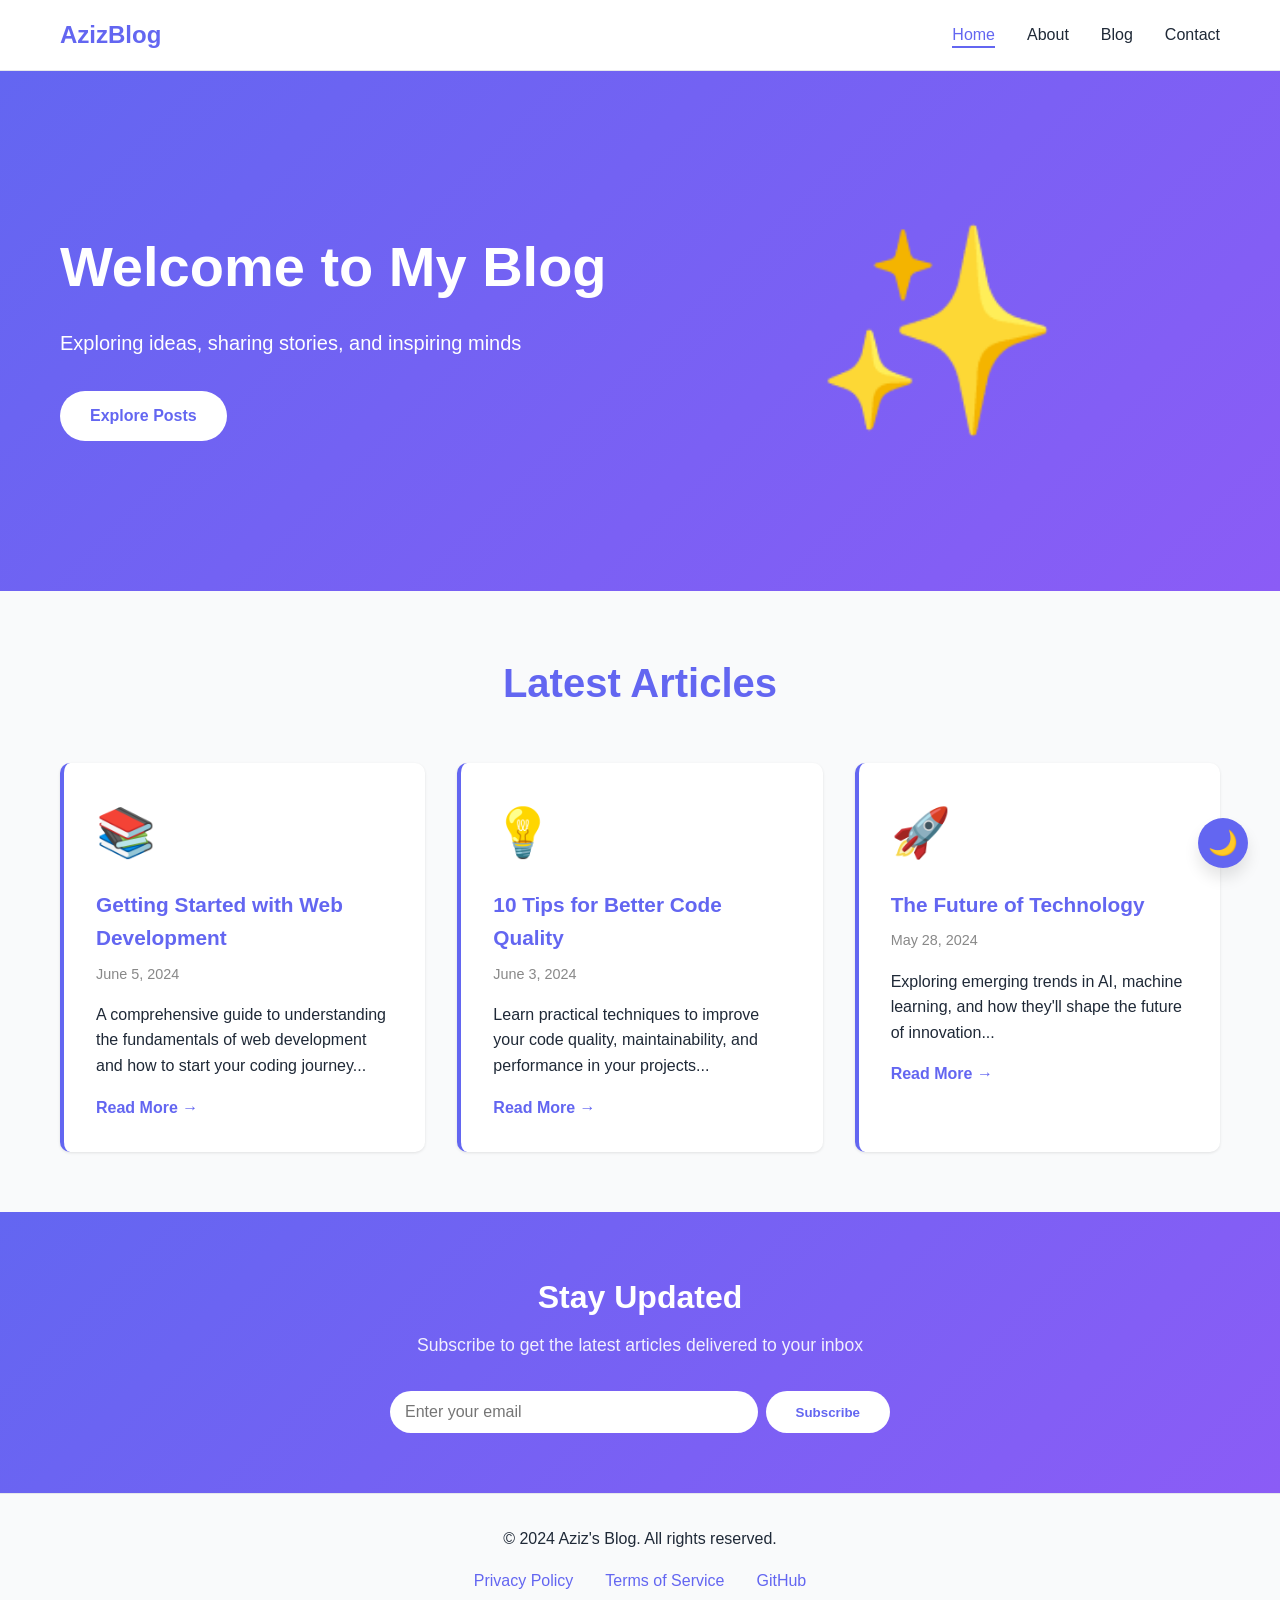
<file: index.html>
<!DOCTYPE html>
<html lang="en">
<head>
    <meta charset="UTF-8">
    <meta name="viewport" content="width=device-width, initial-scale=1.0">
    <title>Personal Blog - Aziz's Creative Space</title>
    <link rel="stylesheet" href="styles.css">
</head>
<body>
    <!-- Navigation -->
    <nav class="navbar">
        <div class="container">
            <div class="nav-brand">AzizBlog</div>
            <ul class="nav-menu">
                <li><a href="index.html" class="nav-link active">Home</a></li>
                <li><a href="about.html" class="nav-link">About</a></li>
                <li><a href="blog.html" class="nav-link">Blog</a></li>
                <li><a href="contact.html" class="nav-link">Contact</a></li>
            </ul>
            <div class="hamburger">
                <span></span>
                <span></span>
                <span></span>
            </div>
        </div>
    </nav>

    <!-- Hero Section -->
    <section class="hero">
        <div class="container">
            <div class="hero-content">
                <h1 class="hero-title">Welcome to My Blog</h1>
                <p class="hero-subtitle">Exploring ideas, sharing stories, and inspiring minds</p>
                <a href="blog.html" class="cta-button">Explore Posts</a>
            </div>
            <div class="hero-image">
                <div class="floating-card">✨</div>
            </div>
        </div>
    </section>

    <!-- Featured Posts Section -->
    <section class="featured-posts">
        <div class="container">
            <h2 class="section-title">Latest Articles</h2>
            <div class="posts-grid">
                <article class="post-card">
                    <div class="post-image">📚</div>
                    <h3>Getting Started with Web Development</h3>
                    <p class="post-date">June 5, 2024</p>
                    <p class="post-excerpt">A comprehensive guide to understanding the fundamentals of web development and how to start your coding journey...</p>
                    <a href="blog.html" class="read-more">Read More →</a>
                </article>

                <article class="post-card">
                    <div class="post-image">💡</div>
                    <h3>10 Tips for Better Code Quality</h3>
                    <p class="post-date">June 3, 2024</p>
                    <p class="post-excerpt">Learn practical techniques to improve your code quality, maintainability, and performance in your projects...</p>
                    <a href="blog.html" class="read-more">Read More →</a>
                </article>

                <article class="post-card">
                    <div class="post-image">🚀</div>
                    <h3>The Future of Technology</h3>
                    <p class="post-date">May 28, 2024</p>
                    <p class="post-excerpt">Exploring emerging trends in AI, machine learning, and how they'll shape the future of innovation...</p>
                    <a href="blog.html" class="read-more">Read More →</a>
                </article>
            </div>
        </div>
    </section>

    <!-- Newsletter Section -->
    <section class="newsletter">
        <div class="container">
            <h2>Stay Updated</h2>
            <p>Subscribe to get the latest articles delivered to your inbox</p>
            <form class="newsletter-form">
                <input type="email" placeholder="Enter your email" required>
                <button type="submit" class="submit-btn">Subscribe</button>
            </form>
        </div>
    </section>

    <!-- Footer -->
    <footer class="footer">
        <div class="container">
            <p>&copy; 2024 Aziz's Blog. All rights reserved.</p>
            <div class="footer-links">
                <a href="#">Privacy Policy</a>
                <a href="#">Terms of Service</a>
                <a href="https://github.com/AzizFixCoder" target="_blank">GitHub</a>
            </div>
        </div>
    </footer>

    <!-- Dark Mode Toggle -->
    <button class="theme-toggle" id="themeToggle" aria-label="Toggle dark mode">🌙</button>

    <script src="script.js"></script>
</body>
</html>
</file>
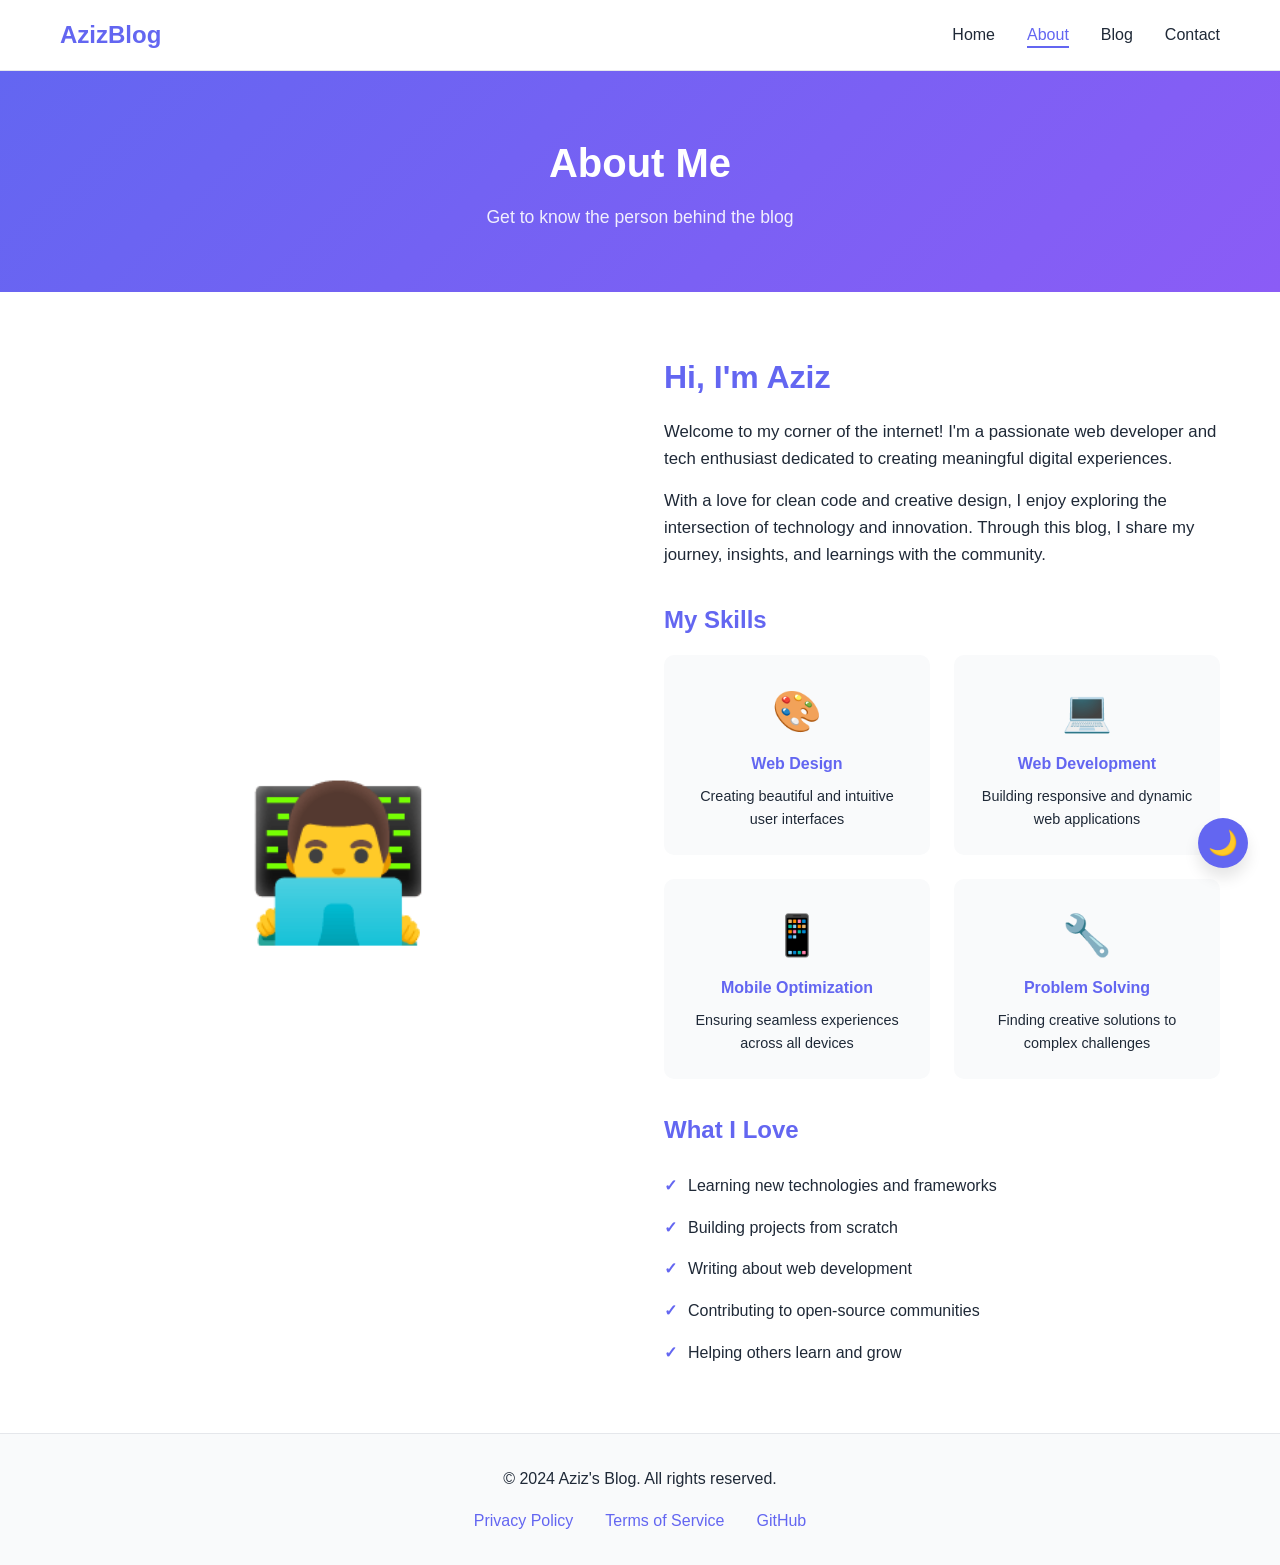
<file: about.html>
<!DOCTYPE html>
<html lang="en">
<head>
    <meta charset="UTF-8">
    <meta name="viewport" content="width=device-width, initial-scale=1.0">
    <title>About Me - Personal Blog</title>
    <link rel="stylesheet" href="styles.css">
</head>
<body>
    <!-- Navigation -->
    <nav class="navbar">
        <div class="container">
            <div class="nav-brand">AzizBlog</div>
            <ul class="nav-menu">
                <li><a href="index.html" class="nav-link">Home</a></li>
                <li><a href="about.html" class="nav-link active">About</a></li>
                <li><a href="blog.html" class="nav-link">Blog</a></li>
                <li><a href="contact.html" class="nav-link">Contact</a></li>
            </ul>
            <div class="hamburger">
                <span></span>
                <span></span>
                <span></span>
            </div>
        </div>
    </nav>

    <!-- Page Header -->
    <section class="page-header">
        <div class="container">
            <h1>About Me</h1>
            <p>Get to know the person behind the blog</p>
        </div>
    </section>

    <!-- Main Content -->
    <section class="about-section">
        <div class="container">
            <div class="about-content">
                <div class="about-image">
                    <div class="avatar">👨‍💻</div>
                </div>
                <div class="about-text">
                    <h2>Hi, I'm Aziz</h2>
                    <p>Welcome to my corner of the internet! I'm a passionate web developer and tech enthusiast dedicated to creating meaningful digital experiences.</p>
                    <p>With a love for clean code and creative design, I enjoy exploring the intersection of technology and innovation. Through this blog, I share my journey, insights, and learnings with the community.</p>
                    
                    <h3>My Skills</h3>
                    <div class="skills-grid">
                        <div class="skill-item">
                            <span class="skill-icon">🎨</span>
                            <h4>Web Design</h4>
                            <p>Creating beautiful and intuitive user interfaces</p>
                        </div>
                        <div class="skill-item">
                            <span class="skill-icon">💻</span>
                            <h4>Web Development</h4>
                            <p>Building responsive and dynamic web applications</p>
                        </div>
                        <div class="skill-item">
                            <span class="skill-icon">📱</span>
                            <h4>Mobile Optimization</h4>
                            <p>Ensuring seamless experiences across all devices</p>
                        </div>
                        <div class="skill-item">
                            <span class="skill-icon">🔧</span>
                            <h4>Problem Solving</h4>
                            <p>Finding creative solutions to complex challenges</p>
                        </div>
                    </div>

                    <h3>What I Love</h3>
                    <ul class="interests-list">
                        <li>Learning new technologies and frameworks</li>
                        <li>Building projects from scratch</li>
                        <li>Writing about web development</li>
                        <li>Contributing to open-source communities</li>
                        <li>Helping others learn and grow</li>
                    </ul>
                </div>
            </div>
        </div>
    </section>

    <!-- Footer -->
    <footer class="footer">
        <div class="container">
            <p>&copy; 2024 Aziz's Blog. All rights reserved.</p>
            <div class="footer-links">
                <a href="#">Privacy Policy</a>
                <a href="#">Terms of Service</a>
                <a href="https://github.com/AzizFixCoder" target="_blank">GitHub</a>
            </div>
        </div>
    </footer>

    <!-- Dark Mode Toggle -->
    <button class="theme-toggle" id="themeToggle" aria-label="Toggle dark mode">🌙</button>

    <script src="script.js"></script>
</body>
</html>
</file>
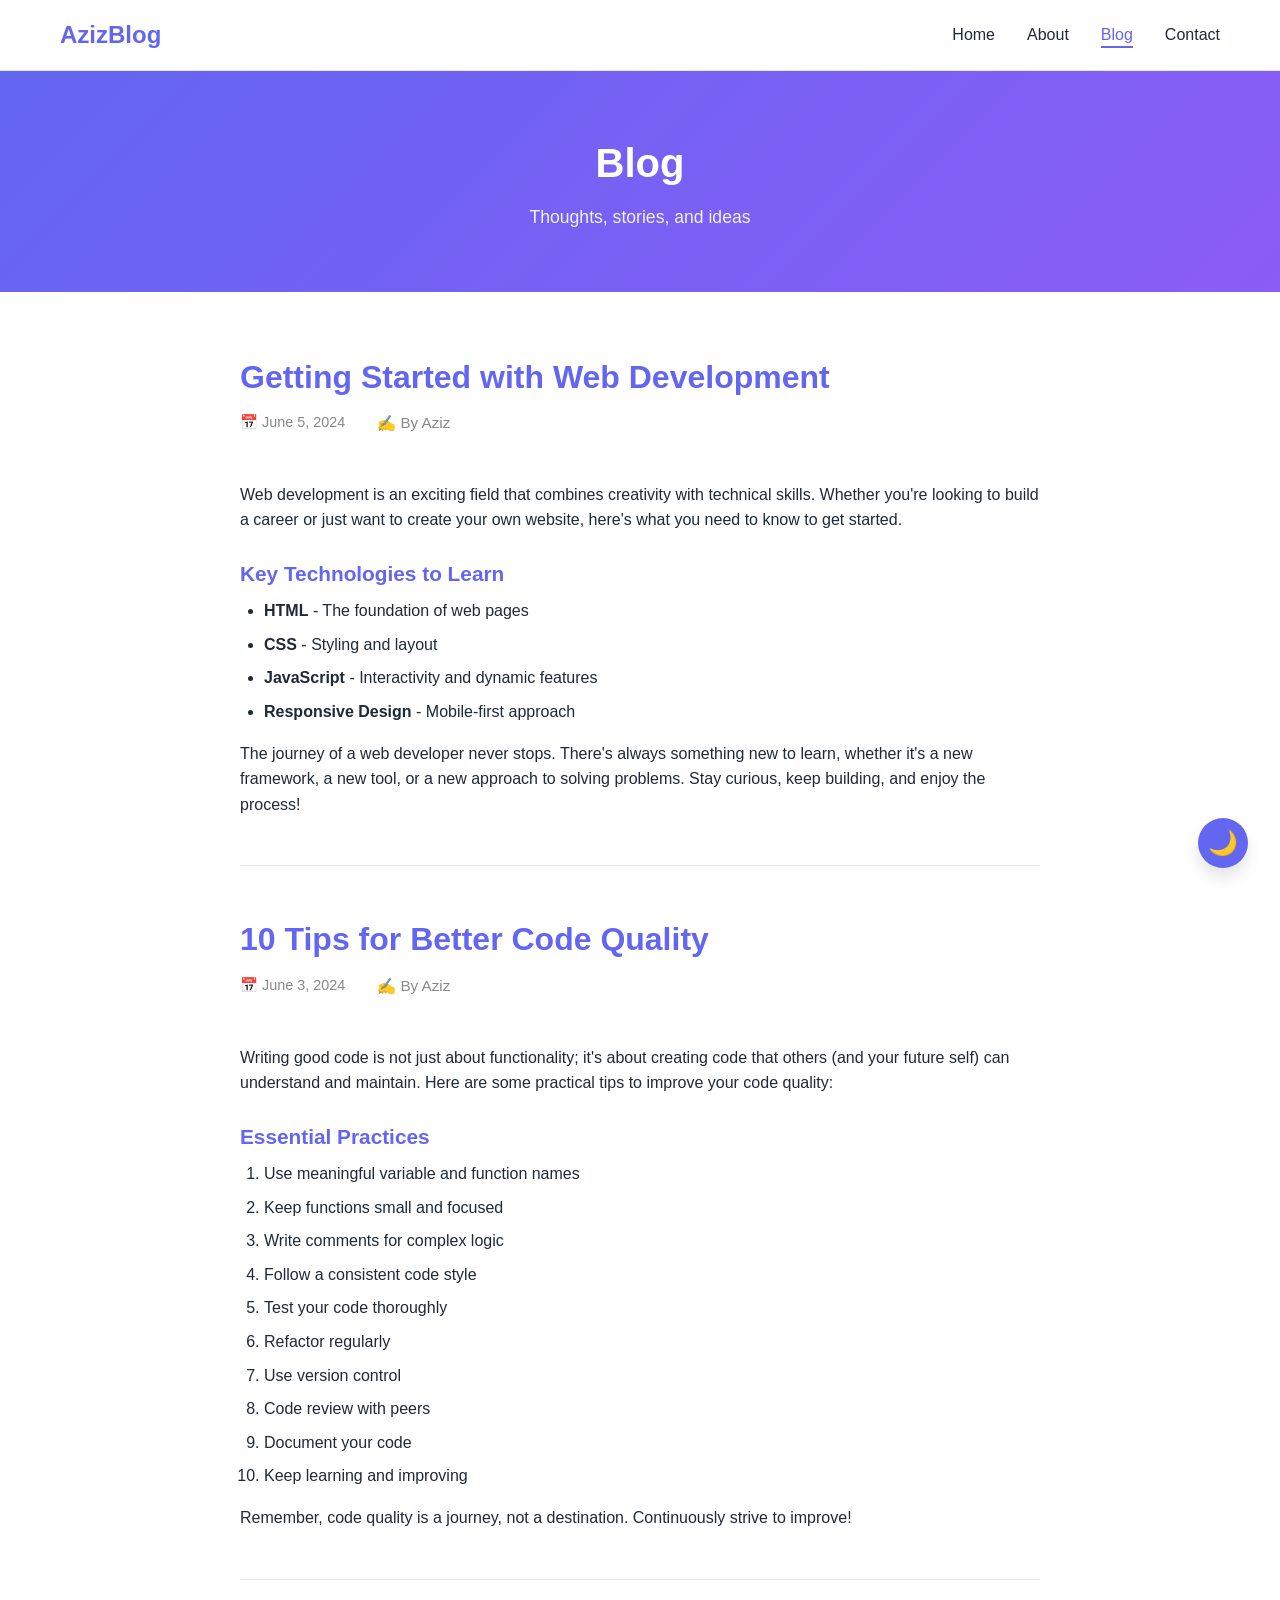
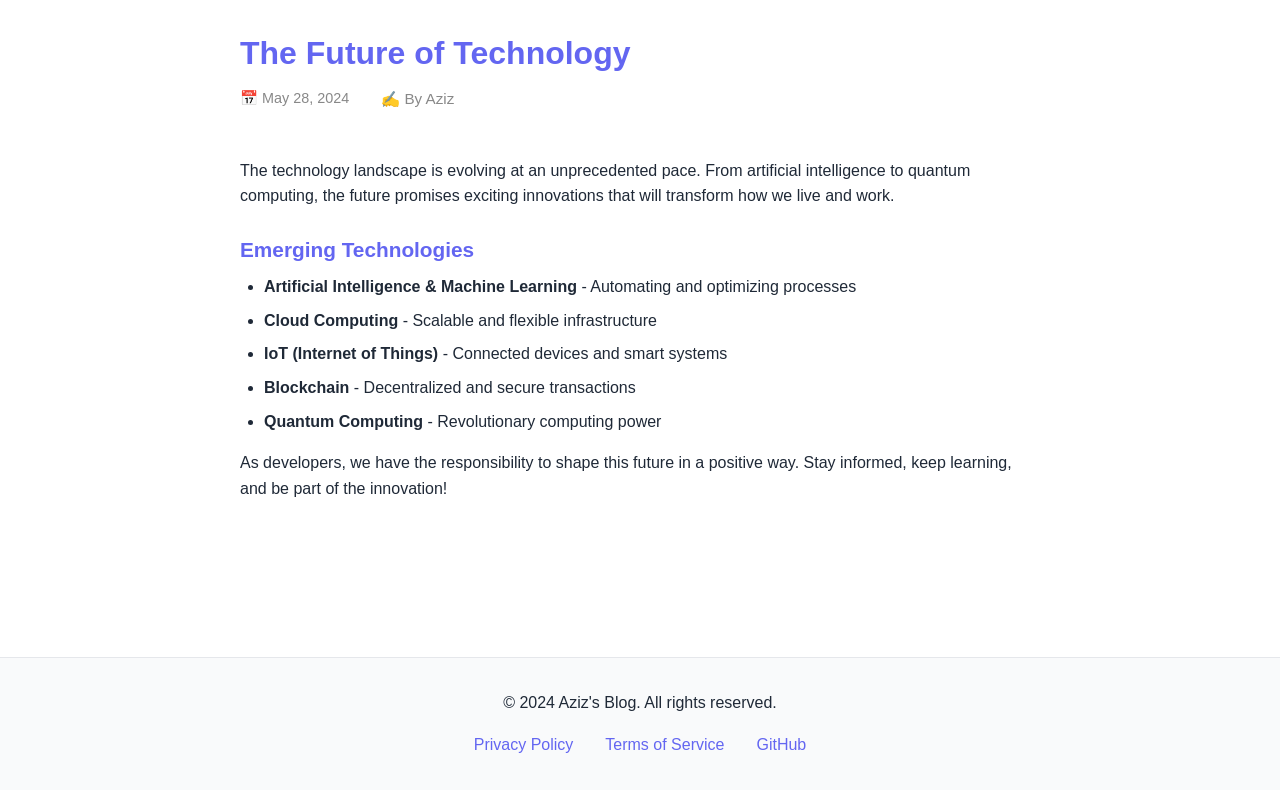
<file: blog.html>
<!DOCTYPE html>
<html lang="en">
<head>
    <meta charset="UTF-8">
    <meta name="viewport" content="width=device-width, initial-scale=1.0">
    <title>Blog - Personal Blog</title>
    <link rel="stylesheet" href="styles.css">
</head>
<body>
    <!-- Navigation -->
    <nav class="navbar">
        <div class="container">
            <div class="nav-brand">AzizBlog</div>
            <ul class="nav-menu">
                <li><a href="index.html" class="nav-link">Home</a></li>
                <li><a href="about.html" class="nav-link">About</a></li>
                <li><a href="blog.html" class="nav-link active">Blog</a></li>
                <li><a href="contact.html" class="nav-link">Contact</a></li>
            </ul>
            <div class="hamburger">
                <span></span>
                <span></span>
                <span></span>
            </div>
        </div>
    </nav>

    <!-- Page Header -->
    <section class="page-header">
        <div class="container">
            <h1>Blog</h1>
            <p>Thoughts, stories, and ideas</p>
        </div>
    </section>

    <!-- Blog Posts -->
    <section class="blog-section">
        <div class="container">
            <div class="blog-posts">
                <article class="blog-post-full">
                    <div class="post-header">
                        <h2>Getting Started with Web Development</h2>
                        <div class="post-meta">
                            <span class="post-date">📅 June 5, 2024</span>
                            <span class="post-author">✍️ By Aziz</span>
                        </div>
                    </div>
                    <div class="post-content">
                        <p>Web development is an exciting field that combines creativity with technical skills. Whether you're looking to build a career or just want to create your own website, here's what you need to know to get started.</p>
                        <h3>Key Technologies to Learn</h3>
                        <ul>
                            <li><strong>HTML</strong> - The foundation of web pages</li>
                            <li><strong>CSS</strong> - Styling and layout</li>
                            <li><strong>JavaScript</strong> - Interactivity and dynamic features</li>
                            <li><strong>Responsive Design</strong> - Mobile-first approach</li>
                        </ul>
                        <p>The journey of a web developer never stops. There's always something new to learn, whether it's a new framework, a new tool, or a new approach to solving problems. Stay curious, keep building, and enjoy the process!</p>
                    </div>
                </article>

                <article class="blog-post-full">
                    <div class="post-header">
                        <h2>10 Tips for Better Code Quality</h2>
                        <div class="post-meta">
                            <span class="post-date">📅 June 3, 2024</span>
                            <span class="post-author">✍️ By Aziz</span>
                        </div>
                    </div>
                    <div class="post-content">
                        <p>Writing good code is not just about functionality; it's about creating code that others (and your future self) can understand and maintain. Here are some practical tips to improve your code quality:</p>
                        <h3>Essential Practices</h3>
                        <ol>
                            <li>Use meaningful variable and function names</li>
                            <li>Keep functions small and focused</li>
                            <li>Write comments for complex logic</li>
                            <li>Follow a consistent code style</li>
                            <li>Test your code thoroughly</li>
                            <li>Refactor regularly</li>
                            <li>Use version control</li>
                            <li>Code review with peers</li>
                            <li>Document your code</li>
                            <li>Keep learning and improving</li>
                        </ol>
                        <p>Remember, code quality is a journey, not a destination. Continuously strive to improve!</p>
                    </div>
                </article>

                <article class="blog-post-full">
                    <div class="post-header">
                        <h2>The Future of Technology</h2>
                        <div class="post-meta">
                            <span class="post-date">📅 May 28, 2024</span>
                            <span class="post-author">✍️ By Aziz</span>
                        </div>
                    </div>
                    <div class="post-content">
                        <p>The technology landscape is evolving at an unprecedented pace. From artificial intelligence to quantum computing, the future promises exciting innovations that will transform how we live and work.</p>
                        <h3>Emerging Technologies</h3>
                        <ul>
                            <li><strong>Artificial Intelligence & Machine Learning</strong> - Automating and optimizing processes</li>
                            <li><strong>Cloud Computing</strong> - Scalable and flexible infrastructure</li>
                            <li><strong>IoT (Internet of Things)</strong> - Connected devices and smart systems</li>
                            <li><strong>Blockchain</strong> - Decentralized and secure transactions</li>
                            <li><strong>Quantum Computing</strong> - Revolutionary computing power</li>
                        </ul>
                        <p>As developers, we have the responsibility to shape this future in a positive way. Stay informed, keep learning, and be part of the innovation!</p>
                    </div>
                </article>
            </div>
        </div>
    </section>

    <!-- Footer -->
    <footer class="footer">
        <div class="container">
            <p>&copy; 2024 Aziz's Blog. All rights reserved.</p>
            <div class="footer-links">
                <a href="#">Privacy Policy</a>
                <a href="#">Terms of Service</a>
                <a href="https://github.com/AzizFixCoder" target="_blank">GitHub</a>
            </div>
        </div>
    </footer>

    <!-- Dark Mode Toggle -->
    <button class="theme-toggle" id="themeToggle" aria-label="Toggle dark mode">🌙</button>

    <script src="script.js"></script>
</body>
</html>
</file>
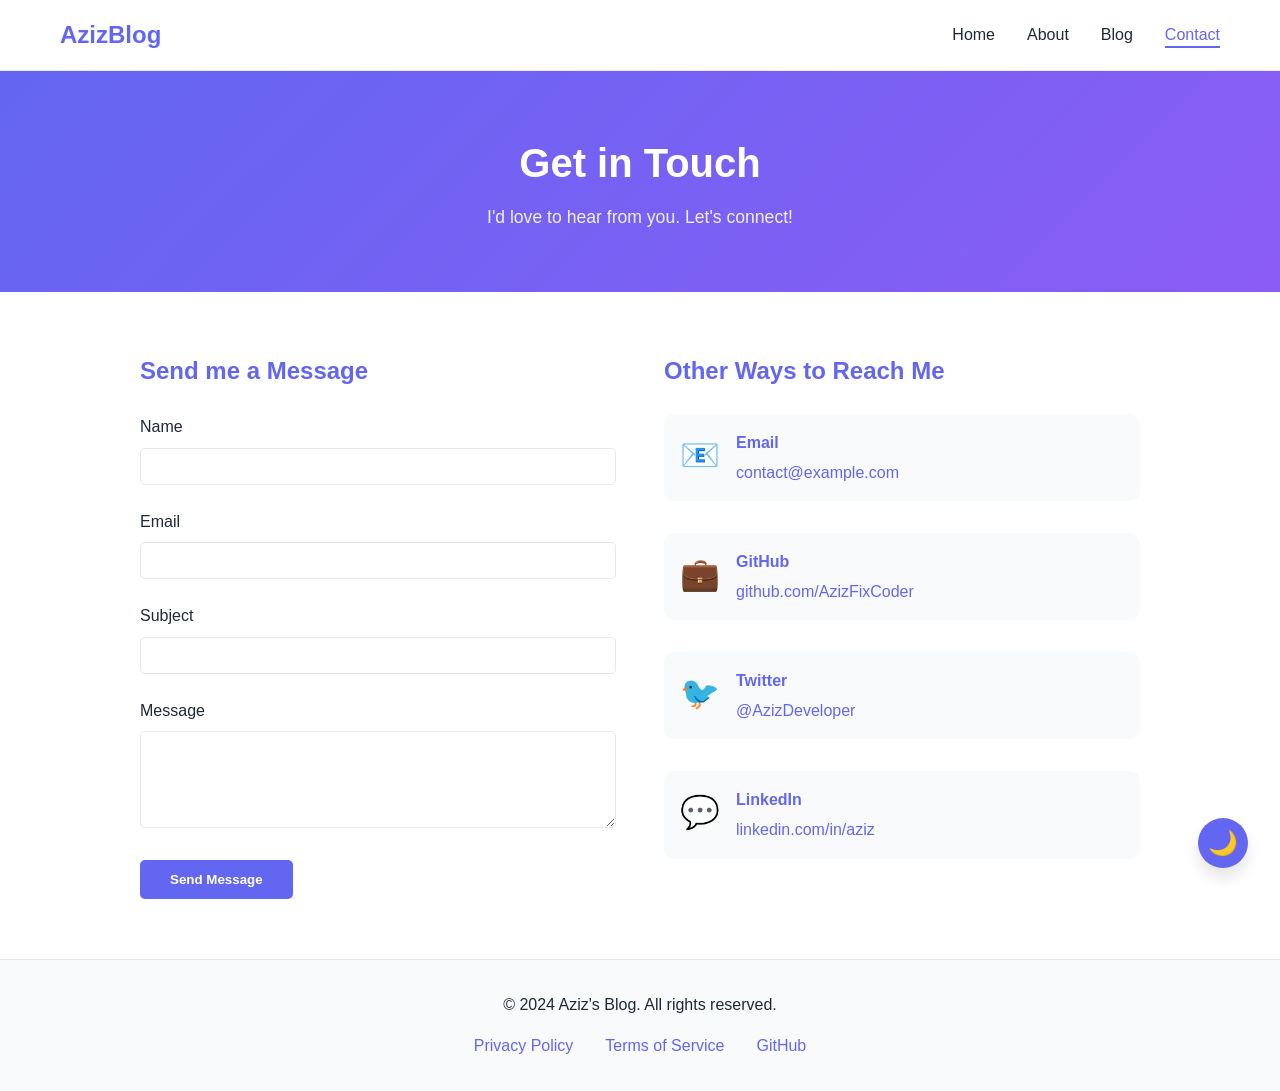
<file: contact.html>
<!DOCTYPE html>
<html lang="en">
<head>
    <meta charset="UTF-8">
    <meta name="viewport" content="width=device-width, initial-scale=1.0">
    <title>Contact Me - Personal Blog</title>
    <link rel="stylesheet" href="styles.css">
</head>
<body>
    <!-- Navigation -->
    <nav class="navbar">
        <div class="container">
            <div class="nav-brand">AzizBlog</div>
            <ul class="nav-menu">
                <li><a href="index.html" class="nav-link">Home</a></li>
                <li><a href="about.html" class="nav-link">About</a></li>
                <li><a href="blog.html" class="nav-link">Blog</a></li>
                <li><a href="contact.html" class="nav-link active">Contact</a></li>
            </ul>
            <div class="hamburger">
                <span></span>
                <span></span>
                <span></span>
            </div>
        </div>
    </nav>

    <!-- Page Header -->
    <section class="page-header">
        <div class="container">
            <h1>Get in Touch</h1>
            <p>I'd love to hear from you. Let's connect!</p>
        </div>
    </section>

    <!-- Contact Content -->
    <section class="contact-section">
        <div class="container">
            <div class="contact-wrapper">
                <!-- Contact Form -->
                <div class="contact-form-wrapper">
                    <h2>Send me a Message</h2>
                    <form class="contact-form" id="contactForm">
                        <div class="form-group">
                            <label for="name">Name</label>
                            <input type="text" id="name" name="name" required>
                        </div>
                        <div class="form-group">
                            <label for="email">Email</label>
                            <input type="email" id="email" name="email" required>
                        </div>
                        <div class="form-group">
                            <label for="subject">Subject</label>
                            <input type="text" id="subject" name="subject" required>
                        </div>
                        <div class="form-group">
                            <label for="message">Message</label>
                            <textarea id="message" name="message" rows="5" required></textarea>
                        </div>
                        <button type="submit" class="submit-btn">Send Message</button>
                        <div class="form-message" id="formMessage"></div>
                    </form>
                </div>

                <!-- Contact Info -->
                <div class="contact-info-wrapper">
                    <h2>Other Ways to Reach Me</h2>
                    <div class="contact-info-item">
                        <span class="icon">📧</span>
                        <div>
                            <h4>Email</h4>
                            <p><a href="mailto:contact@example.com">contact@example.com</a></p>
                        </div>
                    </div>
                    <div class="contact-info-item">
                        <span class="icon">💼</span>
                        <div>
                            <h4>GitHub</h4>
                            <p><a href="https://github.com/AzizFixCoder" target="_blank">github.com/AzizFixCoder</a></p>
                        </div>
                    </div>
                    <div class="contact-info-item">
                        <span class="icon">🐦</span>
                        <div>
                            <h4>Twitter</h4>
                            <p><a href="#" target="_blank">@AzizDeveloper</a></p>
                        </div>
                    </div>
                    <div class="contact-info-item">
                        <span class="icon">💬</span>
                        <div>
                            <h4>LinkedIn</h4>
                            <p><a href="#" target="_blank">linkedin.com/in/aziz</a></p>
                        </div>
                    </div>
                </div>
            </div>
        </div>
    </section>

    <!-- Footer -->
    <footer class="footer">
        <div class="container">
            <p>&copy; 2024 Aziz's Blog. All rights reserved.</p>
            <div class="footer-links">
                <a href="#">Privacy Policy</a>
                <a href="#">Terms of Service</a>
                <a href="https://github.com/AzizFixCoder" target="_blank">GitHub</a>
            </div>
        </div>
    </footer>

    <!-- Dark Mode Toggle -->
    <button class="theme-toggle" id="themeToggle" aria-label="Toggle dark mode">🌙</button>

    <script src="script.js"></script>
</body>
</html>
</file>
<file: styles.css>
:root {
  --primary-color: #6366f1;
  --secondary-color: #8b5cf6;
  --text-color: #1f2937;
  --bg-color: #ffffff;
  --light-bg: #f9fafb;
  --border-color: #e5e7eb;
  --shadow: 0 1px 3px rgba(0, 0, 0, 0.1);
  --shadow-lg: 0 10px 15px rgba(0, 0, 0, 0.1);
}

body.dark-mode {
  --text-color: #f3f4f6;
  --bg-color: #1f2937;
  --light-bg: #111827;
  --border-color: #374151;
}

* {
  margin: 0;
  padding: 0;
  box-sizing: border-box;
}

body {
  font-family: 'Segoe UI', Tahoma, Geneva, Verdana, sans-serif;
  color: var(--text-color);
  background-color: var(--bg-color);
  line-height: 1.6;
  transition: background-color 0.3s, color 0.3s;
}

.container {
  max-width: 1200px;
  margin: 0 auto;
  padding: 0 20px;
}

/* Navigation */
.navbar {
  background-color: var(--bg-color);
  border-bottom: 1px solid var(--border-color);
  position: sticky;
  top: 0;
  z-index: 1000;
  transition: all 0.3s;
}

.navbar .container {
  display: flex;
  justify-content: space-between;
  align-items: center;
  padding: 1rem 20px;
}

.nav-brand {
  font-size: 1.5rem;
  font-weight: bold;
  color: var(--primary-color);
  text-decoration: none;
}

.nav-menu {
  display: flex;
  list-style: none;
  gap: 2rem;
}

.nav-link {
  color: var(--text-color);
  text-decoration: none;
  font-weight: 500;
  transition: color 0.3s;
  position: relative;
}

.nav-link:hover,
.nav-link.active {
  color: var(--primary-color);
}

.nav-link.active::after {
  content: '';
  position: absolute;
  bottom: -5px;
  left: 0;
  width: 100%;
  height: 2px;
  background-color: var(--primary-color);
}

.hamburger {
  display: none;
  flex-direction: column;
  cursor: pointer;
}

.hamburger span {
  width: 25px;
  height: 3px;
  background-color: var(--text-color);
  margin: 5px 0;
  transition: 0.3s;
}

/* Hero Section */
.hero {
  background: linear-gradient(135deg, var(--primary-color) 0%, var(--secondary-color) 100%);
  color: white;
  padding: 100px 20px;
  text-align: center;
}

.hero .container {
  display: grid;
  grid-template-columns: 1fr 1fr;
  gap: 2rem;
  align-items: center;
}

.hero-content {
  text-align: left;
}

.hero-title {
  font-size: 3.5rem;
  margin-bottom: 1rem;
  animation: slideInLeft 0.8s ease;
}

.hero-subtitle {
  font-size: 1.25rem;
  margin-bottom: 2rem;
  opacity: 0.9;
  animation: slideInLeft 0.8s ease 0.2s both;
}

.cta-button {
  display: inline-block;
  background-color: white;
  color: var(--primary-color);
  padding: 12px 30px;
  border-radius: 50px;
  text-decoration: none;
  font-weight: bold;
  transition: transform 0.3s, box-shadow 0.3s;
  animation: slideInLeft 0.8s ease 0.4s both;
}

.cta-button:hover {
  transform: translateY(-3px);
  box-shadow: 0 10px 20px rgba(0, 0, 0, 0.2);
}

.hero-image {
  font-size: 200px;
  display: flex;
  align-items: center;
  justify-content: center;
  animation: float 3s ease-in-out infinite;
}

.floating-card {
  animation: bounce 2s ease-in-out infinite;
}

/* Page Header */
.page-header {
  background: linear-gradient(135deg, var(--primary-color) 0%, var(--secondary-color) 100%);
  color: white;
  padding: 60px 20px;
  text-align: center;
}

.page-header h1 {
  font-size: 2.5rem;
  margin-bottom: 0.5rem;
}

.page-header p {
  font-size: 1.1rem;
  opacity: 0.9;
}

/* Featured Posts */
.featured-posts {
  padding: 60px 20px;
  background-color: var(--light-bg);
}

.section-title {
  font-size: 2.5rem;
  text-align: center;
  margin-bottom: 3rem;
  color: var(--primary-color);
}

.posts-grid {
  display: grid;
  grid-template-columns: repeat(auto-fit, minmax(300px, 1fr));
  gap: 2rem;
}

.post-card {
  background-color: var(--bg-color);
  border-radius: 10px;
  padding: 2rem;
  box-shadow: var(--shadow);
  transition: transform 0.3s, box-shadow 0.3s;
  border-left: 4px solid var(--primary-color);
}

.post-card:hover {
  transform: translateY(-5px);
  box-shadow: var(--shadow-lg);
}

.post-image {
  font-size: 3rem;
  margin-bottom: 1rem;
}

.post-card h3 {
  font-size: 1.3rem;
  margin-bottom: 0.5rem;
  color: var(--primary-color);
}

.post-date {
  color: #888;
  font-size: 0.9rem;
  margin-bottom: 1rem;
}

.post-excerpt {
  color: var(--text-color);
  margin-bottom: 1rem;
}

.read-more {
  color: var(--primary-color);
  text-decoration: none;
  font-weight: bold;
  transition: gap 0.3s;
}

.read-more:hover {
  color: var(--secondary-color);
}

/* Newsletter */
.newsletter {
  background: linear-gradient(135deg, var(--primary-color) 0%, var(--secondary-color) 100%);
  color: white;
  padding: 60px 20px;
  text-align: center;
}

.newsletter h2 {
  font-size: 2rem;
  margin-bottom: 0.5rem;
}

.newsletter p {
  font-size: 1.1rem;
  margin-bottom: 2rem;
  opacity: 0.9;
}

.newsletter-form {
  display: flex;
  max-width: 500px;
  margin: 0 auto;
  gap: 0.5rem;
}

.newsletter-form input {
  flex: 1;
  padding: 12px 15px;
  border: none;
  border-radius: 50px;
  font-size: 1rem;
}

.newsletter-form .submit-btn {
  padding: 12px 30px;
  background-color: white;
  color: var(--primary-color);
  border: none;
  border-radius: 50px;
  font-weight: bold;
  cursor: pointer;
  transition: transform 0.3s;
}

.newsletter-form .submit-btn:hover {
  transform: translateY(-2px);
}

/* About Section */
.about-section {
  padding: 60px 20px;
}

.about-content {
  display: grid;
  grid-template-columns: 1fr 1fr;
  gap: 3rem;
  align-items: center;
}

.about-image {
  text-align: center;
}

.avatar {
  font-size: 150px;
  display: inline-block;
  animation: float 3s ease-in-out infinite;
}

.about-text h2 {
  font-size: 2rem;
  margin-bottom: 1rem;
  color: var(--primary-color);
}

.about-text h3 {
  font-size: 1.5rem;
  margin-top: 2rem;
  margin-bottom: 1rem;
  color: var(--primary-color);
}

.about-text p {
  margin-bottom: 1rem;
  font-size: 1.05rem;
}

.skills-grid {
  display: grid;
  grid-template-columns: repeat(auto-fit, minmax(200px, 1fr));
  gap: 1.5rem;
  margin-bottom: 2rem;
}

.skill-item {
  background-color: var(--light-bg);
  padding: 1.5rem;
  border-radius: 10px;
  text-align: center;
  transition: transform 0.3s;
}

.skill-item:hover {
  transform: translateY(-5px);
}

.skill-icon {
  font-size: 2.5rem;
  display: block;
  margin-bottom: 0.5rem;
}

.skill-item h4 {
  margin-bottom: 0.5rem;
  color: var(--primary-color);
}

.skill-item p {
  font-size: 0.9rem;
  margin: 0;
}

.interests-list {
  list-style: none;
  padding-left: 0;
}

.interests-list li {
  padding: 0.5rem 0;
  padding-left: 1.5rem;
  position: relative;
}

.interests-list li::before {
  content: '✓';
  position: absolute;
  left: 0;
  color: var(--primary-color);
  font-weight: bold;
}

/* Blog Section */
.blog-section {
  padding: 60px 20px;
}

.blog-posts {
  max-width: 800px;
  margin: 0 auto;
}

.blog-post-full {
  margin-bottom: 3rem;
  padding-bottom: 3rem;
  border-bottom: 1px solid var(--border-color);
}

.blog-post-full:last-child {
  border-bottom: none;
}

.post-header {
  margin-bottom: 2rem;
}

.post-header h2 {
  font-size: 2rem;
  margin-bottom: 0.5rem;
  color: var(--primary-color);
}

.post-meta {
  display: flex;
  gap: 2rem;
  font-size: 0.95rem;
  color: #888;
}

.post-content h3 {
  font-size: 1.3rem;
  margin-top: 1.5rem;
  margin-bottom: 0.5rem;
  color: var(--primary-color);
}

.post-content ul,
.post-content ol {
  margin-left: 1.5rem;
  margin-bottom: 1rem;
}

.post-content li {
  margin-bottom: 0.5rem;
}

/* Contact Section */
.contact-section {
  padding: 60px 20px;
}

.contact-wrapper {
  display: grid;
  grid-template-columns: 1fr 1fr;
  gap: 3rem;
  max-width: 1000px;
  margin: 0 auto;
}

.contact-form-wrapper h2,
.contact-info-wrapper h2 {
  font-size: 1.5rem;
  margin-bottom: 1.5rem;
  color: var(--primary-color);
}

.form-group {
  margin-bottom: 1.5rem;
}

.form-group label {
  display: block;
  margin-bottom: 0.5rem;
  font-weight: 500;
}

.form-group input,
.form-group textarea {
  width: 100%;
  padding: 10px 15px;
  border: 1px solid var(--border-color);
  border-radius: 5px;
  font-family: inherit;
  color: var(--text-color);
  background-color: var(--bg-color);
  transition: border-color 0.3s;
}

.form-group input:focus,
.form-group textarea:focus {
  outline: none;
  border-color: var(--primary-color);
  box-shadow: 0 0 0 3px rgba(99, 102, 241, 0.1);
}

.submit-btn {
  background-color: var(--primary-color);
  color: white;
  padding: 12px 30px;
  border: none;
  border-radius: 5px;
  font-weight: bold;
  cursor: pointer;
  transition: background-color 0.3s, transform 0.3s;
}

.submit-btn:hover {
  background-color: var(--secondary-color);
  transform: translateY(-2px);
}

.form-message {
  margin-top: 1rem;
  padding: 1rem;
  border-radius: 5px;
  display: none;
  text-align: center;
}

.form-message.success {
  display: block;
  background-color: #d1fae5;
  color: #065f46;
  border: 1px solid #6ee7b7;
}

.form-message.error {
  display: block;
  background-color: #fee2e2;
  color: #991b1b;
  border: 1px solid #fca5a5;
}

.contact-info-item {
  display: flex;
  gap: 1rem;
  margin-bottom: 2rem;
  padding: 1rem;
  background-color: var(--light-bg);
  border-radius: 10px;
  transition: transform 0.3s;
}

.contact-info-item:hover {
  transform: translateX(5px);
}

.contact-info-item .icon {
  font-size: 2rem;
  flex-shrink: 0;
}

.contact-info-item h4 {
  margin-bottom: 0.25rem;
  color: var(--primary-color);
}

.contact-info-item a {
  color: var(--primary-color);
  text-decoration: none;
}

.contact-info-item a:hover {
  text-decoration: underline;
}

/* Footer */
.footer {
  background-color: var(--light-bg);
  border-top: 1px solid var(--border-color);
  padding: 2rem 20px;
  text-align: center;
}

.footer p {
  margin-bottom: 1rem;
}

.footer-links {
  display: flex;
  justify-content: center;
  gap: 2rem;
}

.footer-links a {
  color: var(--primary-color);
  text-decoration: none;
  transition: color 0.3s;
}

.footer-links a:hover {
  color: var(--secondary-color);
}

/* Theme Toggle */
.theme-toggle {
  position: fixed;
  bottom: 2rem;
  right: 2rem;
  width: 50px;
  height: 50px;
  border-radius: 50%;
  border: none;
  background-color: var(--primary-color);
  color: white;
  font-size: 1.5rem;
  cursor: pointer;
  box-shadow: var(--shadow-lg);
  transition: transform 0.3s, background-color 0.3s;
  z-index: 999;
}

.theme-toggle:hover {
  transform: scale(1.1);
}

/* Animations */
@keyframes slideInLeft {
  from {
    opacity: 0;
    transform: translateX(-30px);
  }
  to {
    opacity: 1;
    transform: translateX(0);
  }
}

@keyframes float {
  0%, 100% {
    transform: translateY(0);
  }
  50% {
    transform: translateY(-20px);
  }
}

@keyframes bounce {
  0%, 100% {
    transform: translateY(0);
  }
  50% {
    transform: translateY(-15px);
  }
}

/* Responsive Design */
@media (max-width: 768px) {
  .hamburger {
    display: flex;
  }

  .nav-menu {
    display: none;
    position: absolute;
    top: 60px;
    left: 0;
    width: 100%;
    flex-direction: column;
    background-color: var(--bg-color);
    gap: 0;
    border-bottom: 1px solid var(--border-color);
  }

  .nav-menu.active {
    display: flex;
  }

  .nav-menu li {
    padding: 1rem 20px;
    border-bottom: 1px solid var(--border-color);
  }

  .nav-link.active::after {
    display: none;
  }

  .hero .container {
    grid-template-columns: 1fr;
    padding: 50px 0;
  }

  .hero-content {
    text-align: center;
  }

  .hero-title {
    font-size: 2rem;
  }

  .hero-subtitle {
    font-size: 1rem;
  }

  .hero-image {
    font-size: 120px;
  }

  .page-header h1 {
    font-size: 1.8rem;
  }

  .section-title {
    font-size: 1.8rem;
  }

  .newsletter-form {
    flex-direction: column;
  }

  .about-content {
    grid-template-columns: 1fr;
  }

  .avatar {
    font-size: 100px;
  }

  .contact-wrapper {
    grid-template-columns: 1fr;
  }

  .post-meta {
    flex-direction: column;
    gap: 0.5rem;
  }

  .theme-toggle {
    bottom: 1rem;
    right: 1rem;
    width: 45px;
    height: 45px;
    font-size: 1.2rem;
  }
}

@media (max-width: 480px) {
  .hero-title {
    font-size: 1.5rem;
  }

  .page-header h1 {
    font-size: 1.5rem;
  }

  .section-title {
    font-size: 1.5rem;
  }

  .post-header h2 {
    font-size: 1.3rem;
  }

  .nav-menu li {
    padding: 0.75rem 20px;
  }
}
</file>
